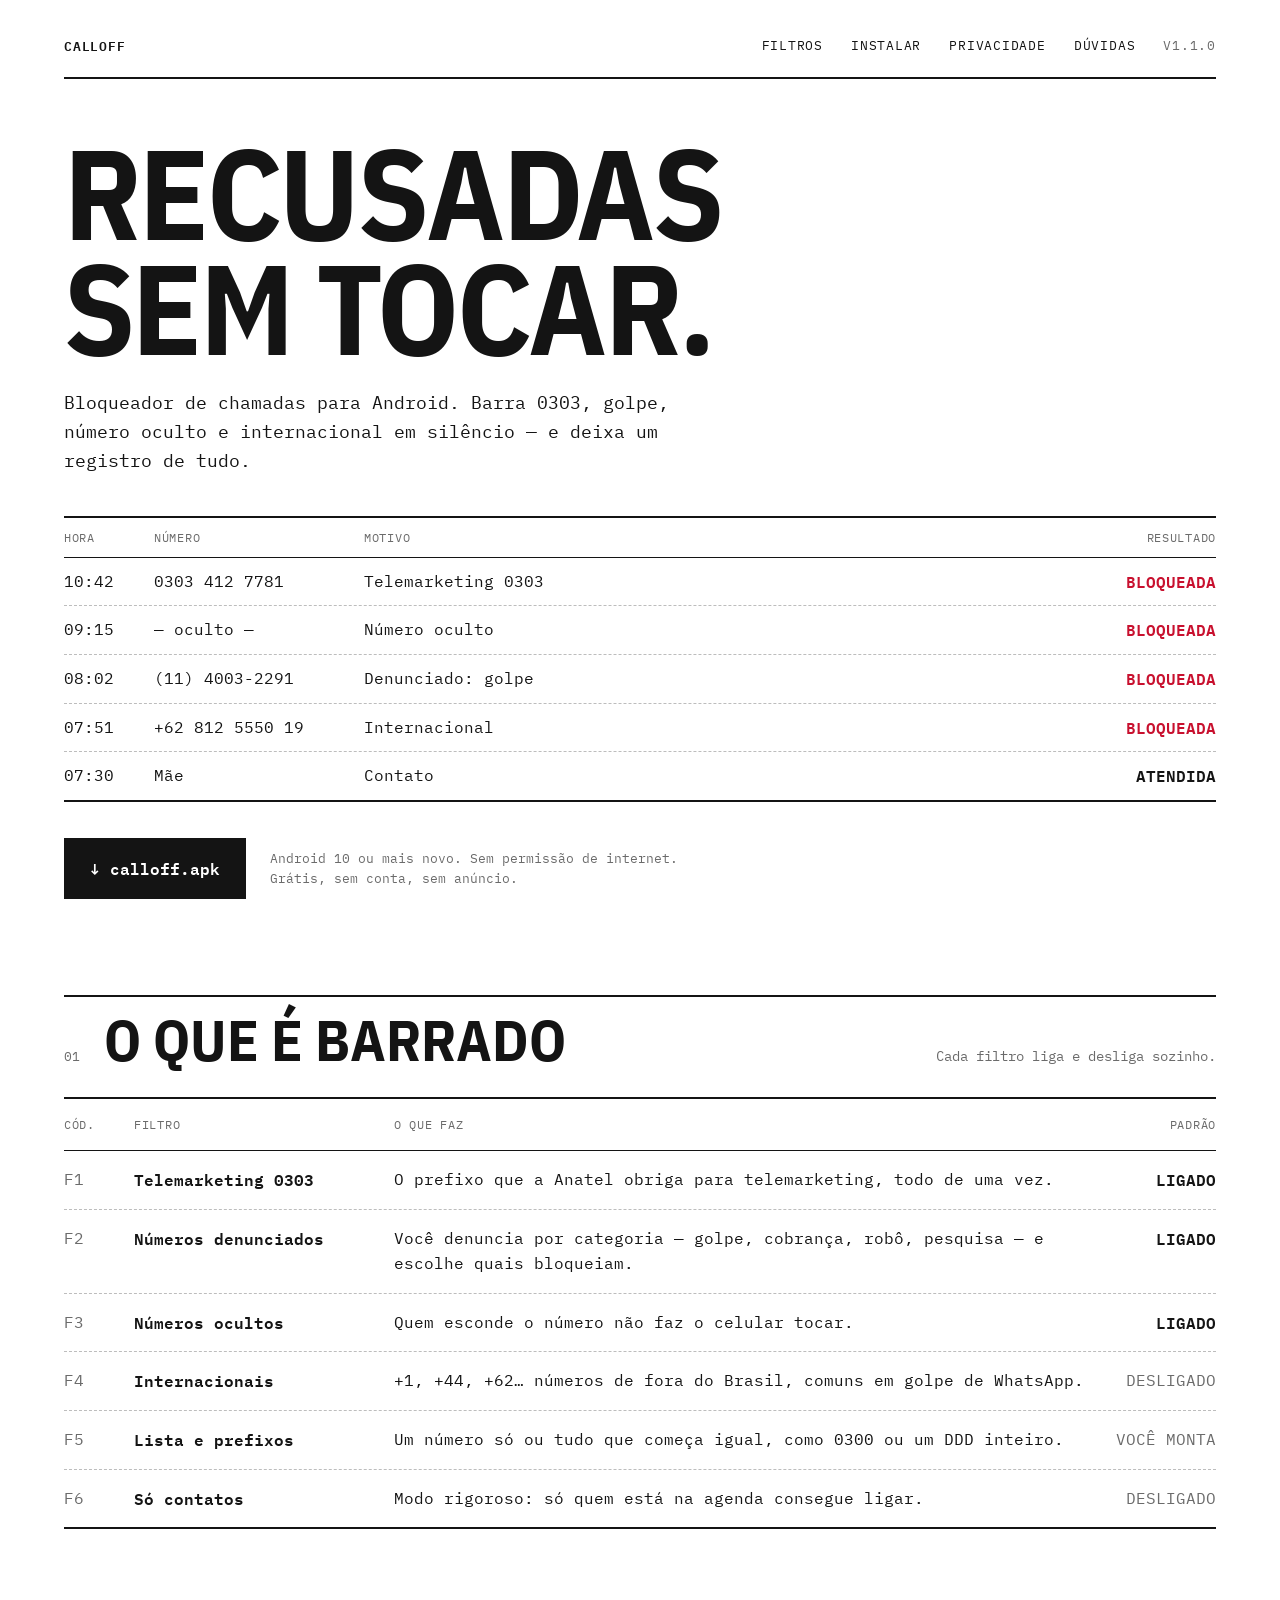
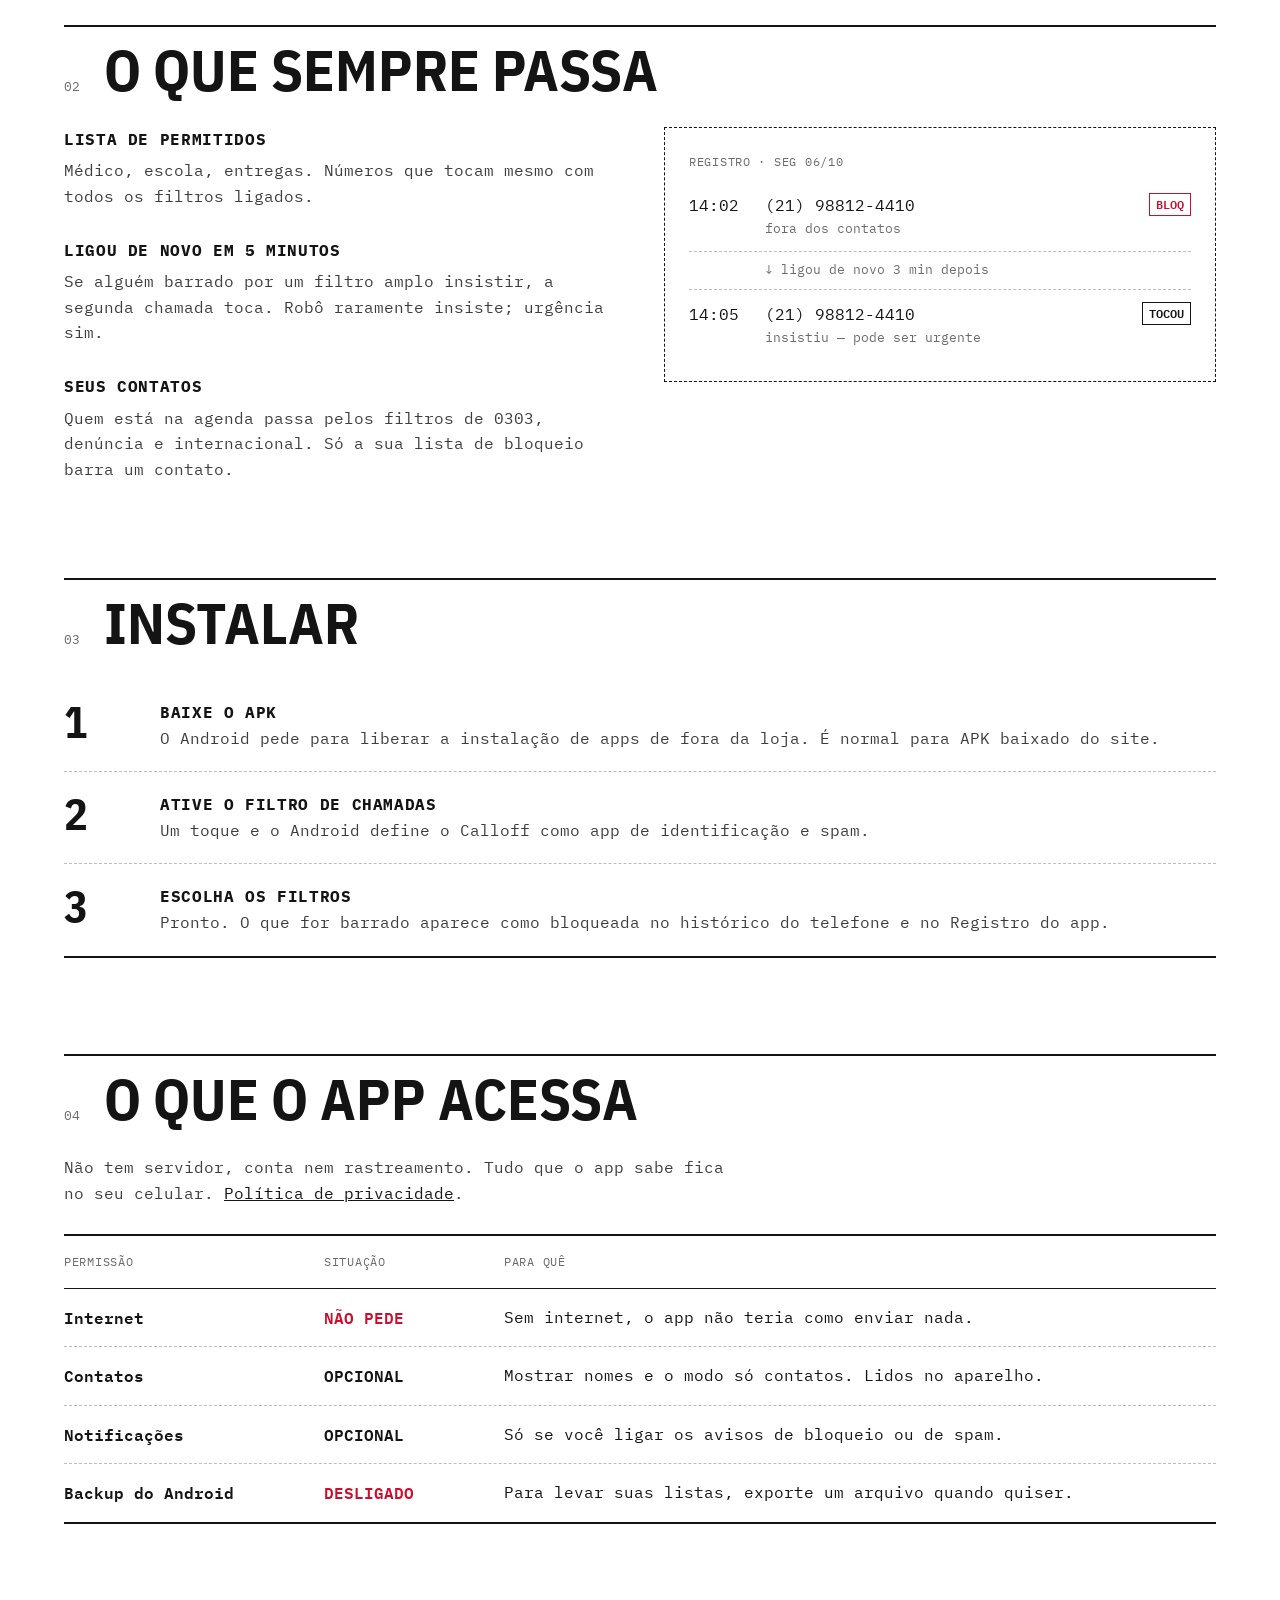
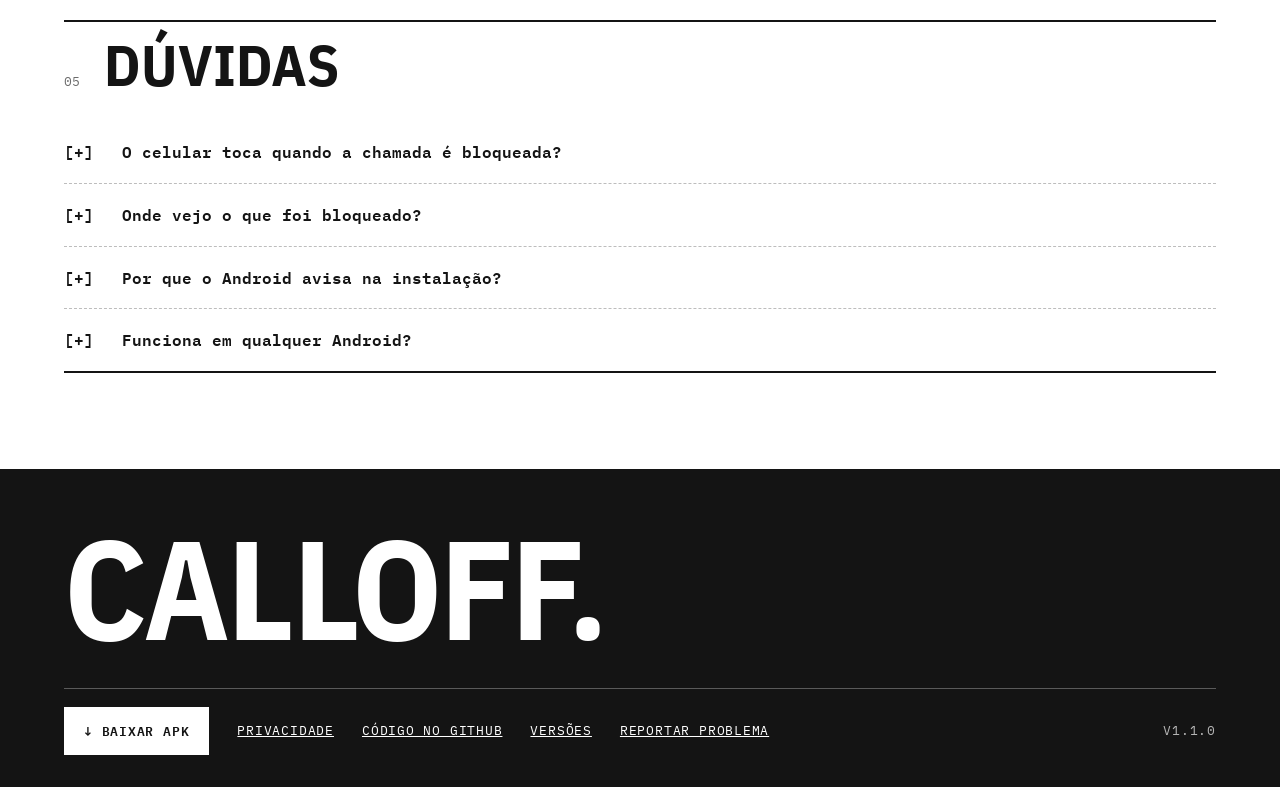
<file: docs/index.html>
<!doctype html>
<html lang="pt-BR">
<head>
  <meta charset="utf-8">
  <meta name="viewport" content="width=device-width, initial-scale=1">
  <title>Calloff — bloqueador de chamadas para Android</title>
  <meta name="description" content="Bloqueia em silêncio telemarketing 0303, golpe, número oculto e internacional. Grátis e sem permissão de internet: nada sai do seu celular.">
  <meta property="og:title" content="Calloff — recusadas sem tocar">
  <meta property="og:description" content="Bloqueador de chamadas para Android. Silencioso, gratuito e sem enviar seus dados para ninguém.">
  <meta property="og:type" content="website">
  <meta name="theme-color" content="#141414">
  <link rel="preconnect" href="https://fonts.googleapis.com">
  <link rel="preconnect" href="https://fonts.gstatic.com" crossorigin>
  <link rel="stylesheet" href="https://fonts.googleapis.com/css2?family=IBM+Plex+Mono:wght@400;600&family=IBM+Plex+Sans+Condensed:wght@700&display=swap">
  <link rel="stylesheet" href="landing.css">
</head>
<body>
<div class="wrap">

  <header class="top">
    <a class="brand" href="#topo">Calloff</a>
    <nav aria-label="Principal">
      <a href="#filtros">Filtros</a>
      <a href="#instalar">Instalar</a>
      <a href="#privacidade">Privacidade</a>
      <a href="#duvidas">Dúvidas</a>
    </nav>
    <span class="pencil version-tag">v1.1.0</span>
  </header>

  <main>
    <section class="hero" id="topo">
      <h1 class="cond">Recusadas<br>sem tocar.</h1>
      <p class="lead">Bloqueador de chamadas para Android. Barra 0303, golpe, número oculto e internacional em silêncio — e deixa um registro de tudo.</p>

      <div class="ledger calls" role="table" aria-label="Exemplo de registro de chamadas">
        <div class="ledger-inner">
          <div class="row head" role="row"><span role="columnheader">Hora</span><span role="columnheader">Número</span><span role="columnheader">Motivo</span><span role="columnheader" class="end">Resultado</span></div>
          <div class="row" role="row"><span role="cell">10:42</span><span role="cell">0303 412 7781</span><span role="cell">Telemarketing 0303</span><span role="cell" class="end red">BLOQUEADA</span></div>
          <div class="row" role="row"><span role="cell">09:15</span><span role="cell">— oculto —</span><span role="cell">Número oculto</span><span role="cell" class="end red">BLOQUEADA</span></div>
          <div class="row" role="row"><span role="cell">08:02</span><span role="cell">(11) 4003-2291</span><span role="cell">Denunciado: golpe</span><span role="cell" class="end red">BLOQUEADA</span></div>
          <div class="row" role="row"><span role="cell">07:51</span><span role="cell">+62 812 5550 19</span><span role="cell">Internacional</span><span role="cell" class="end red">BLOQUEADA</span></div>
          <div class="row" role="row"><span role="cell">07:30</span><span role="cell">Mãe</span><span role="cell">Contato</span><span role="cell" class="end strong">ATENDIDA</span></div>
        </div>
      </div>

      <div class="cta">
        <a class="button" href="https://github.com/daltonfontes/tomaesseblock/releases/latest/download/calloff.apk">↓ calloff.apk</a>
        <span class="note">Android 10 ou mais novo. Sem permissão de internet.<br>Grátis, sem conta, sem anúncio.</span>
      </div>
    </section>

    <section class="part" id="filtros">
      <div class="part-head">
        <span class="num">01</span>
        <h2 class="cond">O que é barrado</h2>
        <span class="aside">Cada filtro liga e desliga sozinho.</span>
      </div>
      <div class="ledger filters" role="table" aria-label="Filtros do app">
        <div class="ledger-inner">
          <div class="row head" role="row"><span role="columnheader">Cód.</span><span role="columnheader">Filtro</span><span role="columnheader">O que faz</span><span role="columnheader" class="end">Padrão</span></div>
          <div class="row" role="row"><span role="cell" class="pencil">F1</span><span role="cell" class="strong">Telemarketing 0303</span><span role="cell">O prefixo que a Anatel obriga para telemarketing, todo de uma vez.</span><span role="cell" class="end strong">LIGADO</span></div>
          <div class="row" role="row"><span role="cell" class="pencil">F2</span><span role="cell" class="strong">Números denunciados</span><span role="cell">Você denuncia por categoria — golpe, cobrança, robô, pesquisa — e escolhe quais bloqueiam.</span><span role="cell" class="end strong">LIGADO</span></div>
          <div class="row" role="row"><span role="cell" class="pencil">F3</span><span role="cell" class="strong">Números ocultos</span><span role="cell">Quem esconde o número não faz o celular tocar.</span><span role="cell" class="end strong">LIGADO</span></div>
          <div class="row" role="row"><span role="cell" class="pencil">F4</span><span role="cell" class="strong">Internacionais</span><span role="cell">+1, +44, +62… números de fora do Brasil, comuns em golpe de WhatsApp.</span><span role="cell" class="end pencil">DESLIGADO</span></div>
          <div class="row" role="row"><span role="cell" class="pencil">F5</span><span role="cell" class="strong">Lista e prefixos</span><span role="cell">Um número só ou tudo que começa igual, como 0300 ou um DDD inteiro.</span><span role="cell" class="end pencil">VOCÊ MONTA</span></div>
          <div class="row" role="row"><span role="cell" class="pencil">F6</span><span role="cell" class="strong">Só contatos</span><span role="cell">Modo rigoroso: só quem está na agenda consegue ligar.</span><span role="cell" class="end pencil">DESLIGADO</span></div>
        </div>
      </div>
    </section>

    <section class="part">
      <div class="part-head">
        <span class="num">02</span>
        <h2 class="cond">O que sempre passa</h2>
      </div>
      <div class="split">
        <div class="points">
          <div>
            <h3>Lista de permitidos</h3>
            <p>Médico, escola, entregas. Números que tocam mesmo com todos os filtros ligados.</p>
          </div>
          <div>
            <h3>Ligou de novo em 5 minutos</h3>
            <p>Se alguém barrado por um filtro amplo insistir, a segunda chamada toca. Robô raramente insiste; urgência sim.</p>
          </div>
          <div>
            <h3>Seus contatos</h3>
            <p>Quem está na agenda passa pelos filtros de 0303, denúncia e internacional. Só a sua lista de bloqueio barra um contato.</p>
          </div>
        </div>
        <div class="slip">
          <div class="label">Registro · seg 06/10</div>
          <div class="entry"><span>14:02</span><span>(21) 98812-4410<small>fora dos contatos</small></span><span class="tag red">BLOQ</span></div>
          <div class="gap">↓ ligou de novo 3 min depois</div>
          <div class="entry"><span>14:05</span><span>(21) 98812-4410<small>insistiu — pode ser urgente</small></span><span class="tag">TOCOU</span></div>
        </div>
      </div>
    </section>

    <section class="part" id="instalar">
      <div class="part-head">
        <span class="num">03</span>
        <h2 class="cond">Instalar</h2>
      </div>
      <ol class="steps">
        <li><span class="n cond">1</span><div class="t"><b>Baixe o APK</b><span>O Android pede para liberar a instalação de apps de fora da loja. É normal para APK baixado do site.</span></div></li>
        <li><span class="n cond">2</span><div class="t"><b>Ative o filtro de chamadas</b><span>Um toque e o Android define o Calloff como app de identificação e spam.</span></div></li>
        <li><span class="n cond">3</span><div class="t"><b>Escolha os filtros</b><span>Pronto. O que for barrado aparece como bloqueada no histórico do telefone e no Registro do app.</span></div></li>
      </ol>
    </section>

    <section class="part" id="privacidade">
      <div class="part-head">
        <span class="num">04</span>
        <h2 class="cond">O que o app acessa</h2>
      </div>
      <p class="intro">Não tem servidor, conta nem rastreamento. Tudo que o app sabe fica no seu celular. <a href="privacidade.html">Política de privacidade</a>.</p>
      <div class="ledger perms" role="table" aria-label="Permissões do app">
        <div class="ledger-inner">
          <div class="row head" role="row"><span role="columnheader">Permissão</span><span role="columnheader">Situação</span><span role="columnheader">Para quê</span></div>
          <div class="row" role="row"><span role="cell" class="strong">Internet</span><span role="cell" class="red">NÃO PEDE</span><span role="cell">Sem internet, o app não teria como enviar nada.</span></div>
          <div class="row" role="row"><span role="cell" class="strong">Contatos</span><span role="cell" class="strong">OPCIONAL</span><span role="cell">Mostrar nomes e o modo só contatos. Lidos no aparelho.</span></div>
          <div class="row" role="row"><span role="cell" class="strong">Notificações</span><span role="cell" class="strong">OPCIONAL</span><span role="cell">Só se você ligar os avisos de bloqueio ou de spam.</span></div>
          <div class="row" role="row"><span role="cell" class="strong">Backup do Android</span><span role="cell" class="red">DESLIGADO</span><span role="cell">Para levar suas listas, exporte um arquivo quando quiser.</span></div>
        </div>
      </div>
    </section>

    <section class="part" id="duvidas">
      <div class="part-head">
        <span class="num">05</span>
        <h2 class="cond">Dúvidas</h2>
      </div>
      <details>
        <summary>O celular toca quando a chamada é bloqueada?</summary>
        <p>Não. A chamada é recusada antes de tocar, sem pop-up. Se quiser, ligue o aviso de bloqueio nos ajustes.</p>
      </details>
      <details>
        <summary>Onde vejo o que foi bloqueado?</summary>
        <p>No histórico do telefone, marcada como bloqueada, e no Registro do app, com o motivo de cada uma.</p>
      </details>
      <details>
        <summary>Por que o Android avisa na instalação?</summary>
        <p>Todo APK de fora da Play Store pede a permissão de instalar apps desconhecidos. Você libera só para o navegador ou gerenciador de arquivos usado.</p>
      </details>
      <details>
        <summary>Funciona em qualquer Android?</summary>
        <p>Em Android 10 ou mais novo, que tem o filtro de chamadas nativo usado pelo app.</p>
      </details>
    </section>
  </main>
</div>

<footer class="end">
  <div class="wrap">
    <div class="mark cond">Calloff.</div>
    <div class="links">
      <a class="button" href="https://github.com/daltonfontes/tomaesseblock/releases/latest/download/calloff.apk">↓ Baixar APK</a>
      <a href="privacidade.html">Privacidade</a>
      <a href="https://github.com/daltonfontes/tomaesseblock">Código no GitHub</a>
      <a href="https://github.com/daltonfontes/tomaesseblock/releases">Versões</a>
      <a href="https://github.com/daltonfontes/tomaesseblock/issues">Reportar problema</a>
      <span class="version">v1.1.0</span>
    </div>
  </div>
</footer>
</body>
</html>
</file>
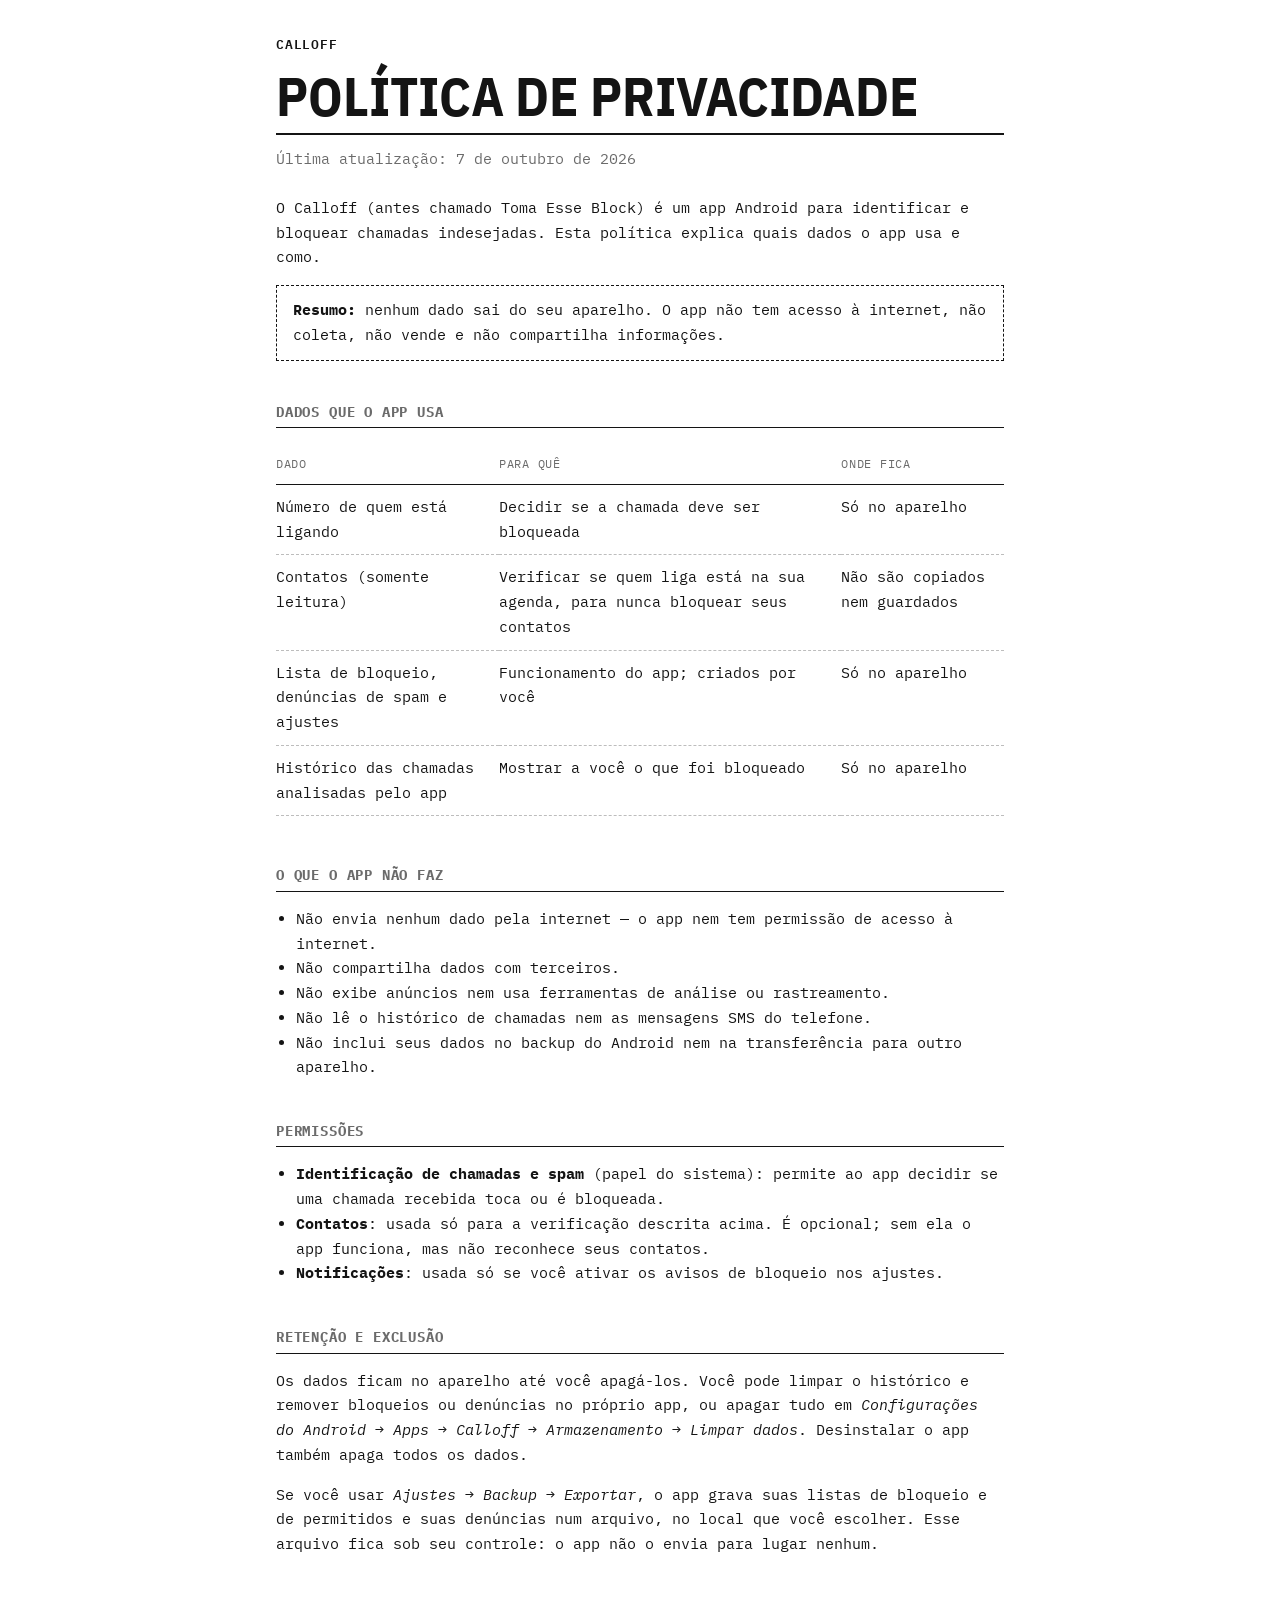
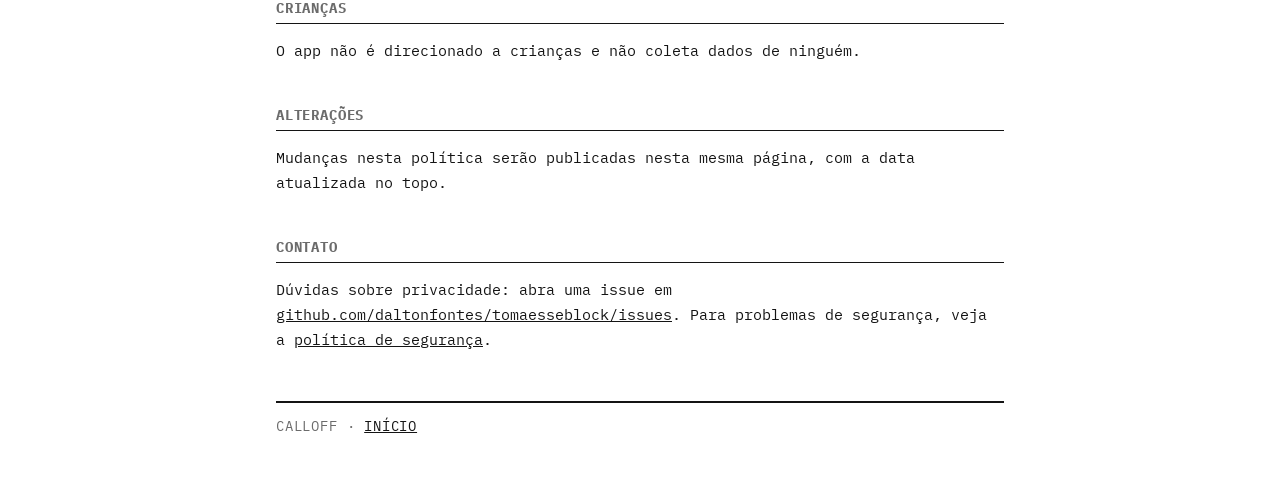
<file: docs/privacidade.html>
<!doctype html>
<html lang="pt-BR">
<head>
  <meta charset="utf-8">
  <meta name="viewport" content="width=device-width, initial-scale=1">
  <title>Política de Privacidade — Calloff</title>
  <meta name="description" content="Política de privacidade do app Calloff: nenhum dado sai do seu aparelho.">
  <link rel="stylesheet" href="https://fonts.googleapis.com/css2?family=IBM+Plex+Mono:wght@400;600&family=IBM+Plex+Sans+Condensed:wght@700&display=swap">
  <link rel="stylesheet" href="style.css">
</head>
<body>
<main>
  <header>
    <a class="brand" href="./">Calloff</a>
    <h1>Política de privacidade</h1>
  </header>
  <p class="meta">Última atualização: 7 de outubro de 2026</p>

  <p>O Calloff (antes chamado Toma Esse Block) é um app Android para identificar e bloquear chamadas indesejadas. Esta política
    explica quais dados o app usa e como.</p>

  <p class="summary"><strong>Resumo:</strong> nenhum dado sai do seu aparelho. O app não tem acesso à
    internet, não coleta, não vende e não compartilha informações.</p>

  <h2>Dados que o app usa</h2>
  <div class="table-wrap">
    <table>
      <thead>
        <tr><th>Dado</th><th>Para quê</th><th>Onde fica</th></tr>
      </thead>
      <tbody>
        <tr><td>Número de quem está ligando</td><td>Decidir se a chamada deve ser bloqueada</td><td>Só no aparelho</td></tr>
        <tr><td>Contatos (somente leitura)</td><td>Verificar se quem liga está na sua agenda, para nunca bloquear seus contatos</td><td>Não são copiados nem guardados</td></tr>
        <tr><td>Lista de bloqueio, denúncias de spam e ajustes</td><td>Funcionamento do app; criados por você</td><td>Só no aparelho</td></tr>
        <tr><td>Histórico das chamadas analisadas pelo app</td><td>Mostrar a você o que foi bloqueado</td><td>Só no aparelho</td></tr>
      </tbody>
    </table>
  </div>

  <h2>O que o app não faz</h2>
  <ul>
    <li>Não envia nenhum dado pela internet — o app nem tem permissão de acesso à internet.</li>
    <li>Não compartilha dados com terceiros.</li>
    <li>Não exibe anúncios nem usa ferramentas de análise ou rastreamento.</li>
    <li>Não lê o histórico de chamadas nem as mensagens SMS do telefone.</li>
    <li>Não inclui seus dados no backup do Android nem na transferência para outro aparelho.</li>
  </ul>

  <h2>Permissões</h2>
  <ul>
    <li><strong>Identificação de chamadas e spam</strong> (papel do sistema): permite ao app decidir se uma
      chamada recebida toca ou é bloqueada.</li>
    <li><strong>Contatos</strong>: usada só para a verificação descrita acima. É opcional; sem ela o app
      funciona, mas não reconhece seus contatos.</li>
    <li><strong>Notificações</strong>: usada só se você ativar os avisos de bloqueio nos ajustes.</li>
  </ul>

  <h2>Retenção e exclusão</h2>
  <p>Os dados ficam no aparelho até você apagá-los. Você pode limpar o histórico e remover bloqueios ou
    denúncias no próprio app, ou apagar tudo em <em>Configurações do Android → Apps → Calloff →
    Armazenamento → Limpar dados</em>. Desinstalar o app também apaga todos os dados.</p>
  <p>Se você usar <em>Ajustes → Backup → Exportar</em>, o app grava suas listas de bloqueio e de permitidos e
    suas denúncias num arquivo, no local que você escolher. Esse arquivo fica sob seu controle: o app não o
    envia para lugar nenhum.</p>

  <h2>Crianças</h2>
  <p>O app não é direcionado a crianças e não coleta dados de ninguém.</p>

  <h2>Alterações</h2>
  <p>Mudanças nesta política serão publicadas nesta mesma página, com a data atualizada no topo.</p>

  <h2>Contato</h2>
  <p>Dúvidas sobre privacidade: abra uma issue em
    <a href="https://github.com/daltonfontes/tomaesseblock/issues">github.com/daltonfontes/tomaesseblock/issues</a>.
    Para problemas de segurança, veja a
    <a href="https://github.com/daltonfontes/tomaesseblock/blob/main/SECURITY.md">política de segurança</a>.</p>

  <footer>Calloff · <a href="./">início</a></footer>
</main>
</body>
</html>
</file>
<file: docs/landing.css>
/* Página inicial no visual "Extrato": papel, tinta e um vermelho só para o que foi barrado. */
:root {
  --paper: #ffffff;
  --ink: #141414;
  --pencil: #6b6b6b;
  --soft: #3d3d3d;
  --dash: #bdbdbd;
  --blocked: #c8102e;
}
@media (prefers-color-scheme: dark) {
  :root {
    --paper: #121212;
    --ink: #ededed;
    --pencil: #a3a3a3;
    --soft: #c9c9c9;
    --dash: #4a4a4a;
    --blocked: #ff6b7d;
  }
}

* { box-sizing: border-box; }
html { scroll-behavior: smooth; }
body {
  margin: 0;
  background: var(--paper);
  color: var(--ink);
  font: 16px/1.6 "IBM Plex Mono", ui-monospace, monospace;
}
a { color: var(--ink); }
a:hover { color: var(--blocked); }
.wrap { max-width: 1200px; margin: 0 auto; padding: 0 24px; }
.cond {
  font-family: "IBM Plex Sans Condensed", "Arial Narrow", sans-serif;
  font-weight: 700;
  text-transform: uppercase;
}
.pencil { color: var(--pencil); }
.red { color: var(--blocked); font-weight: 600; }
.strong { font-weight: 600; }

/* Cabeçalho */
.top {
  display: flex; flex-wrap: wrap; align-items: center; gap: 4px 28px;
  font-size: 13px; text-transform: uppercase; letter-spacing: 0.06em;
  border-bottom: 2px solid var(--ink); padding: 28px 0 12px;
}
.top a { text-decoration: none; padding: 8px 0; }
.top .brand { font-weight: 600; margin-right: auto; }
.top nav { display: flex; flex-wrap: wrap; gap: 4px 28px; }

/* Topo */
.hero { padding: 56px 0 96px; }
.hero h1 { margin: 0 0 24px; font-size: clamp(3.4rem, 10vw, 8.5rem); line-height: 0.9; letter-spacing: -0.02em; }
.hero .lead { margin: 0 0 40px; font-size: 18px; max-width: 640px; }

/* Tabelas no formato de extrato */
.ledger { overflow-x: auto; }
.ledger-inner { min-width: 640px; }
.row { display: grid; padding: 11px 0; border-bottom: 1px dashed var(--dash); }
.row:last-child { border-bottom: 2px solid var(--ink); }
.row.head {
  font-size: 12px; text-transform: uppercase; letter-spacing: 0.06em;
  color: var(--pencil); padding: 10px 0; border-top: 2px solid var(--ink); border-bottom: 1px solid var(--ink);
}
.calls .row { grid-template-columns: 90px 210px minmax(0, 1fr) 130px; }
.filters .row { grid-template-columns: 70px 260px minmax(0, 1fr) 130px; padding: 16px 0; }
.perms .row { grid-template-columns: 260px 180px minmax(0, 1fr); padding: 16px 0; }
.row .end { text-align: right; }

.cta { display: flex; flex-wrap: wrap; align-items: center; gap: 16px 24px; margin-top: 36px; }
.button {
  display: inline-block; background: var(--ink); color: var(--paper);
  text-decoration: none; font-weight: 600; padding: 18px 26px;
}
.button:hover { color: var(--paper); background: var(--blocked); }
.cta .note { font-size: 13px; line-height: 1.5; color: var(--pencil); }

/* Seções numeradas */
section.part { padding: 0 0 96px; }
.part-head {
  display: flex; flex-wrap: wrap; align-items: baseline; gap: 8px 24px;
  border-top: 2px solid var(--ink); padding-top: 14px; margin-bottom: 28px;
}
.part-head .num { font-size: 13px; color: var(--pencil); }
.part-head h2 { margin: 0; font-size: clamp(2rem, 5vw, 3.6rem); line-height: 1; }
.part-head .aside { font-size: 14px; color: var(--pencil); margin-left: auto; }
.part p.intro { margin: 0 0 28px; max-width: 680px; color: var(--soft); }

/* O que sempre passa */
.split { display: flex; flex-wrap: wrap; gap: 48px; }
.split > * { flex: 1 1 420px; min-width: 0; }
.points { display: flex; flex-direction: column; gap: 28px; }
.points h3 { margin: 0 0 6px; font-size: 16px; text-transform: uppercase; letter-spacing: 0.04em; }
.points p { margin: 0; color: var(--soft); }
.slip { border: 1.5px dashed var(--ink); padding: 24px 24px 20px; align-self: flex-start; }
.slip .label { font-size: 12px; text-transform: uppercase; letter-spacing: 0.06em; color: var(--pencil); margin-bottom: 10px; }
.slip .entry { display: grid; grid-template-columns: 64px minmax(0, 1fr) auto; gap: 12px; padding: 12px 0; }
.slip .entry small { display: block; font-size: 13px; color: var(--pencil); }
.slip .gap { font-size: 13px; color: var(--pencil); padding: 8px 0 8px 76px; border-top: 1px dashed var(--dash); border-bottom: 1px dashed var(--dash); }
.tag { align-self: start; border: 1.5px solid currentColor; font-size: 12px; font-weight: 600; padding: 1px 6px; }

/* Instalar */
.steps { list-style: none; margin: 0; padding: 0; }
.steps li { display: flex; flex-wrap: wrap; gap: 8px 32px; padding: 20px 0; border-bottom: 1px dashed var(--dash); }
.steps li:last-child { border-bottom: 2px solid var(--ink); }
.steps .n { font-size: 44px; line-height: 1; width: 64px; }
.steps .t { flex: 1 1 420px; min-width: 0; }
.steps .t b { display: block; text-transform: uppercase; letter-spacing: 0.04em; }
.steps .t span { color: var(--soft); }

/* Dúvidas */
details { border-bottom: 1px dashed var(--dash); }
details:last-of-type { border-bottom: 2px solid var(--ink); }
summary { display: flex; gap: 28px; padding: 18px 0; font-weight: 600; cursor: pointer; list-style: none; }
summary::-webkit-details-marker { display: none; }
summary::before { content: "[+]"; flex: none; }
details[open] summary::before { content: "[–]"; }
details p { margin: 0 0 20px 52px; color: var(--soft); }

/* Rodapé */
footer.end { background: #141414; color: #ffffff; }
footer.end a { color: #ffffff; }
footer.end .wrap { padding-top: 56px; padding-bottom: 32px; }
footer.end .mark { font-size: clamp(3rem, 11vw, 9.5rem); line-height: 0.9; letter-spacing: -0.02em; margin-bottom: 36px; }
footer.end .links {
  display: flex; flex-wrap: wrap; gap: 16px 28px; align-items: center;
  border-top: 1px solid #5a5a5a; padding-top: 18px;
  font-size: 13px; text-transform: uppercase; letter-spacing: 0.06em;
}
footer.end .button { background: #ffffff; color: #141414; padding: 14px 20px; }
footer.end .version { margin-left: auto; color: #b5b5b5; }

/* Celular: as tabelas se rearranjam em vez de rolar de lado, para o resultado ficar sempre visível. */
@media (max-width: 700px) {
  .top .version-tag { display: none; }
  .ledger-inner { min-width: 0; }
  .calls .row { grid-template-columns: 56px minmax(0, 1fr) auto; column-gap: 8px; }
  .calls .row > :nth-child(3) { display: none; }
  .filters .row, .perms .row { grid-template-columns: 40px minmax(0, 1fr) auto; column-gap: 8px; }
  .perms .row { grid-template-columns: minmax(0, 1fr) auto; }
  .filters .row > :nth-child(3) { grid-column: 2 / 4; grid-row: 2; font-size: 14px; color: var(--soft); }
  .filters .row > :nth-child(4) { grid-row: 1; grid-column: 3; }
  .perms .row > :nth-child(3) { grid-column: 1 / 3; font-size: 14px; color: var(--soft); }
  .filters .row.head > :nth-child(3), .perms .row.head > :nth-child(3) { display: none; }
  details p { margin-left: 0; }
  .slip .gap { padding-left: 0; }
}
</file>
<file: docs/style.css>
:root {
  --bg: #ffffff;
  --fg: #141414;
  --muted: #6b6b6b;
  --accent: #141414;
  --blocked: #c8102e;
  --border: #bdbdbd;
}
@media (prefers-color-scheme: dark) {
  :root {
    --bg: #121212;
    --fg: #ededed;
    --muted: #a3a3a3;
    --accent: #ededed;
    --blocked: #ff6b7d;
    --border: #4a4a4a;
  }
}
* { box-sizing: border-box; }
body {
  margin: 0;
  background: var(--bg);
  color: var(--fg);
  font: 15px/1.65 "IBM Plex Mono", ui-monospace, monospace;
}
main { max-width: 760px; margin: 0 auto; padding: 32px 16px 64px; }
header { border-bottom: 2px solid var(--fg); padding-bottom: 10px; margin-bottom: 12px; }
.brand { font-size: 13px; text-transform: uppercase; letter-spacing: 0.06em; font-weight: 600; text-decoration: none; color: var(--fg); }
h1 { font-family: "IBM Plex Sans Condensed", "Arial Narrow", sans-serif; font-weight: 700; text-transform: uppercase; font-size: clamp(2rem, 7vw, 3.4rem); line-height: 1; margin: 12px 0 0; }
h2 { font-size: 0.85rem; text-transform: uppercase; letter-spacing: 0.06em; margin: 2.5rem 0 0.5rem; padding-bottom: 4px; border-bottom: 1px solid var(--fg); color: var(--muted); }
.meta { color: var(--muted); margin: 0 0 1.5rem; }
.summary {
  border: 1.5px dashed var(--fg);
  padding: 12px 16px;
}
.table-wrap { overflow-x: auto; }
table { width: 100%; border-collapse: collapse; margin: 0.5rem 0; }
th, td { text-align: left; padding: 10px 10px 10px 0; border-bottom: 1px dashed var(--border); vertical-align: top; }
th { font-weight: 400; font-size: 12px; text-transform: uppercase; letter-spacing: 0.06em; color: var(--muted); border-bottom: 1px solid var(--fg); }
a { color: var(--fg); overflow-wrap: anywhere; }
a:hover { color: var(--blocked); }
ul { padding-left: 1.25rem; }
.button {
  display: inline-block;
  background: var(--fg);
  color: var(--bg);
  font-weight: 600;
  text-decoration: none;
  padding: 14px 20px;
}
footer { margin-top: 3rem; padding-top: 12px; border-top: 2px solid var(--fg); color: var(--muted); font-size: 0.85rem; text-transform: uppercase; letter-spacing: 0.06em; }
</file>
